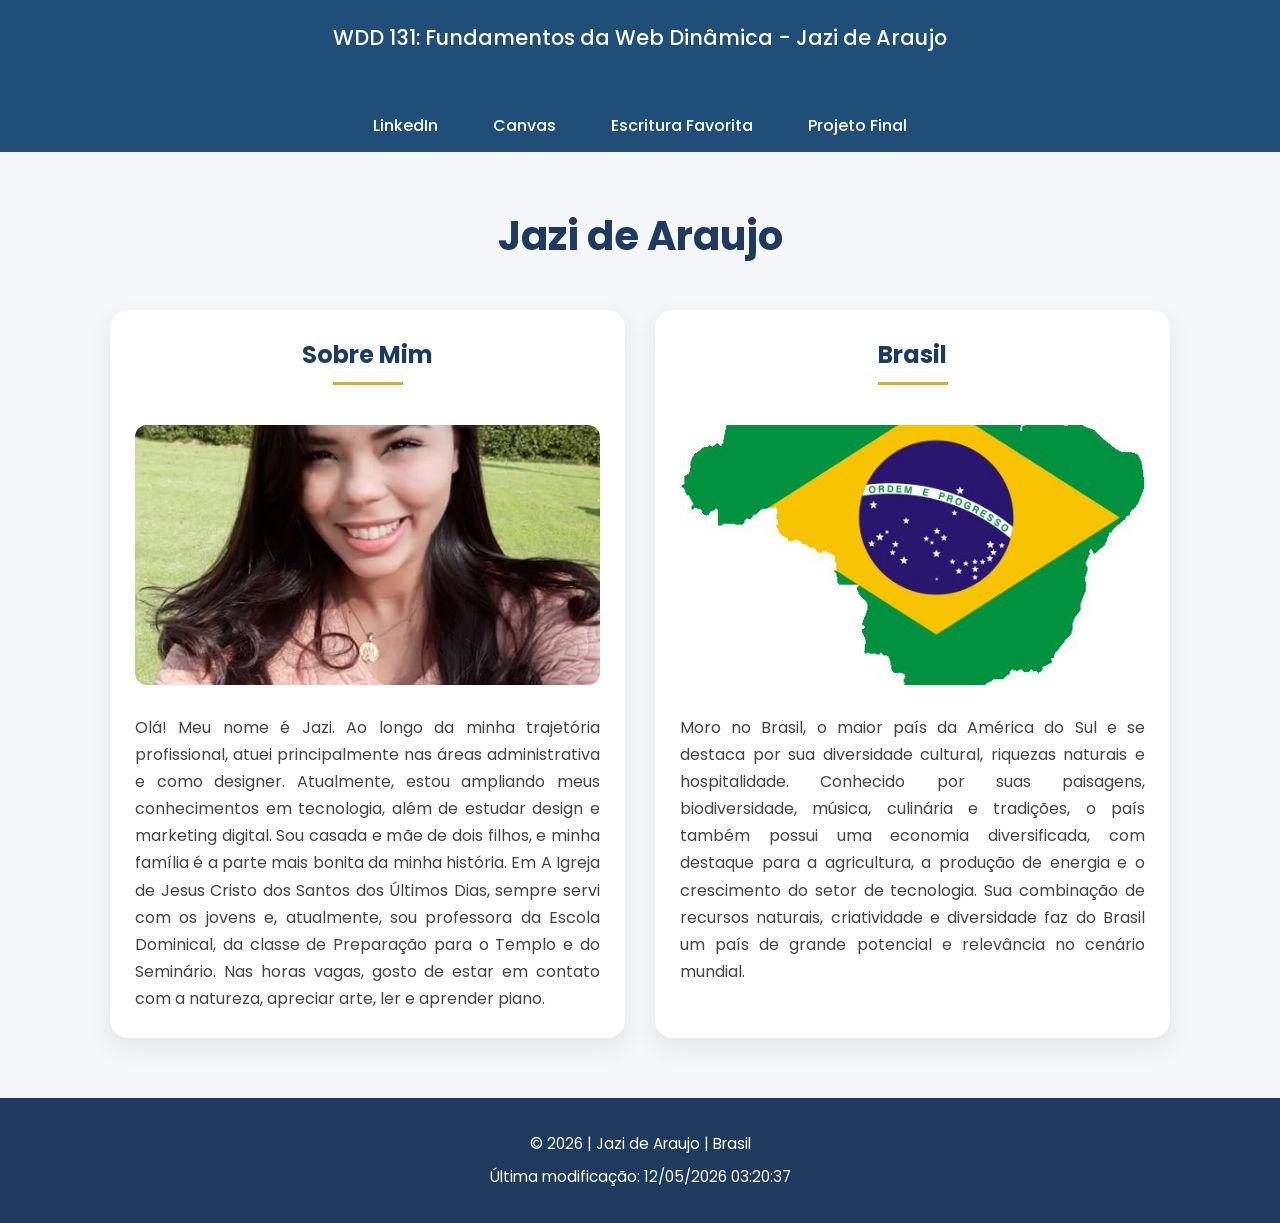
<file: index.html>
<!DOCTYPE html>
<html lang="pt-BR">

<head>
    <meta charset="UTF-8">
    <meta name="viewport" content="width=device-width, initial-scale=1.0">
    <title>WDD 131 – Fundamentos da Web Dinâmica - Jazi de Araujo</title>
    <meta name="description"
        content="WDD 131 – Fundamentos da Web Dinâmica. Página inicial do curso criada por Jazi de Araujo utilizando HTML, CSS e JavaScript.">

    <meta name="author" content="Jazi de Araujo">
    <link rel="stylesheet" href="estilos/base.css">
    <link rel="preconnect" href="https://fonts.googleapis.com">
    <link rel="preconnect" href="https://fonts.gstatic.com" crossorigin>
    <link href="https://fonts.googleapis.com/css2?family=Poppins:wght@300;500;700&display=swap" rel="stylesheet">
    <script src="scripts/obterdatas.js" defer></script>
</head>

<body>
    <header>
        <h1> WDD 131: Fundamentos da Web Dinâmica - Jazi de Araujo </h1>
        <span id="wdd_131_fundamentos_da_web_dinamica"></span>

        <nav>
            <a href="https://www.linkedin.com/in/jazi-araujo-2917b4220/" target="_blank">LinkedIn</a>
            <a href="https://byupw.instructure.com/" target="_blank">Canvas</a>
            <a href="https://www.churchofjesuschrist.org/study/scriptures/bofm/ether/12?lang=por&id=p4#p4"
                target="_blank">
                Escritura Favorita
            </a>
            <a href="#" target="_blank">Projeto Final</a>
        </nav>
    </header>

    <main>
        <h1>Jazi de Araujo</h1>
        <section class="card">
            <h2>Sobre Mim</h2>
            <img src="imagens/perfil.jpg" alt="Foto de perfil">

            <p>
                Olá! Meu nome é Jazi. Ao longo da minha trajetória profissional, atuei principalmente nas
                áreas administrativa e como designer. Atualmente,
                estou ampliando meus conhecimentos em tecnologia, além de estudar 
                design e marketing digital. Sou casada e mãe de dois filhos, 
                e minha família é a parte mais bonita da minha história.
                Em A Igreja de Jesus Cristo dos Santos dos Últimos Dias,
                sempre servi com os jovens e, atualmente, sou professora
                da Escola Dominical, da classe de Preparação para o Templo
                e do Seminário. Nas horas vagas, gosto de estar em contato com
                a natureza, apreciar arte, ler e aprender piano.
            </p>

        </section>
        <section class="card">
            <h2>Brasil</h2>
            <img src="imagens/brasil.jpg" alt="Bandeira do Brasil">
            <p>
                Moro no Brasil, o maior país da América do Sul e se destaca por sua
                diversidade cultural, riquezas naturais e hospitalidade. Conhecido por
                suas paisagens, biodiversidade, música, culinária e tradições,
                o país também possui uma economia diversificada, com destaque para
                a agricultura, a produção de energia e o crescimento do setor
                de tecnologia. Sua combinação de recursos naturais, criatividade
                e diversidade faz do Brasil um país de grande potencial e
                relevância no cenário mundial.
            </p>
        </section>
    </main>

    <footer>
        <p>
            &copy;
            <span id="anoatual"></span>
            | Jazi de Araujo | Brasil
        </p>

        <p id="ultimaModificacao"></p>
    </footer>
</body>
</html>
</file>
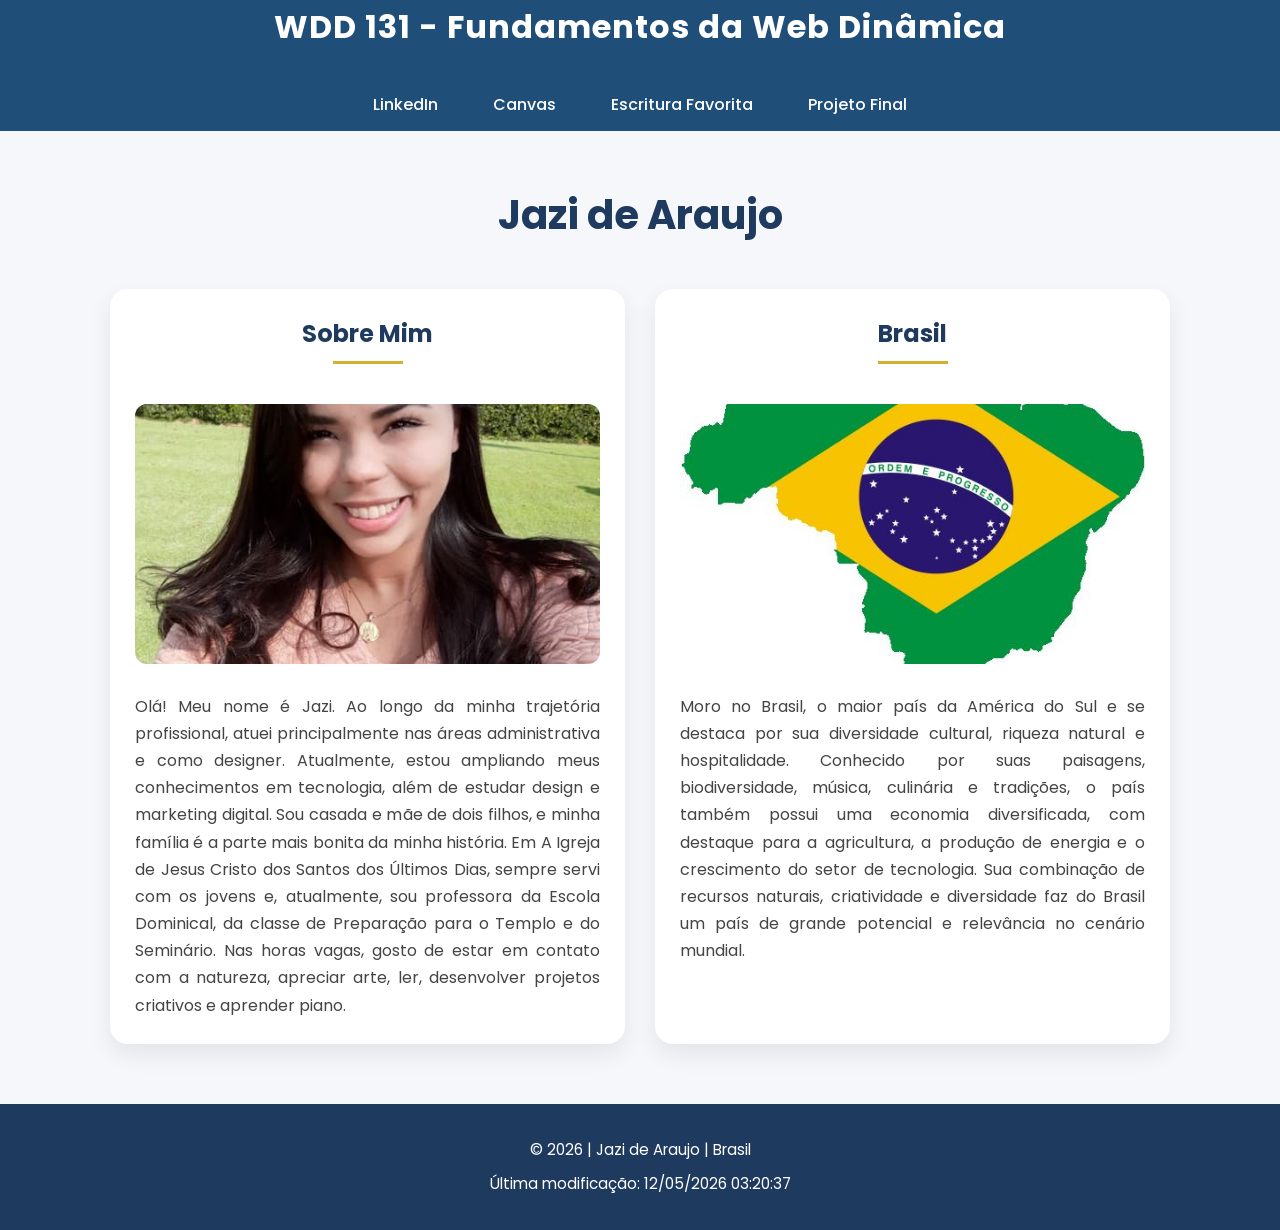
<file: wdd131/index.html>
<!DOCTYPE html>
<html lang="pt-BR">

<head>
    <meta charset="UTF-8">
    <meta name="viewport" content="width=device-width, initial-scale=1.0">
    <title>WDD 131 – Fundamentos da Web Dinâmica - Jazi de Araujo</title>
    <meta name="description"
        content="WDD 131 – Fundamentos da Web Dinâmica. Página inicial do curso criada por Jazi de Araujo utilizando HTML, CSS e JavaScript.">

    <meta name="author" content="Jazi de Araujo">
    <link rel="stylesheet" href="S01/estilos/base.css">
    <link rel="preconnect" href="https://fonts.googleapis.com">
    <link rel="preconnect" href="https://fonts.gstatic.com" crossorigin>
    <link href="https://fonts.googleapis.com/css2?family=Poppins:wght@300;500;700&display=swap" rel="stylesheet">
    <script src="S01/scripts/obterdatas.js" defer></script>
</head>

<body>
    <header>
        <span>WDD 131 - Fundamentos da Web Dinâmica</span>

        <nav>
            <a href="https://www.linkedin.com/in/jazi-araujo-2917b4220/" target="_blank">LinkedIn</a>
            <a href="https://byupw.instructure.com/" target="_blank">Canvas</a>
            <a href="https://www.churchofjesuschrist.org/study/scriptures/bofm/ether/12?lang=por&id=p4#p4"
                target="_blank">
                Escritura Favorita
            </a>
            <a href="">Projeto Final</a>
        </nav>
    </header>

    <main>
        <h1>Jazi de Araujo</h1>
        <section class="card">
            <h2>Sobre Mim</h2>
            <img src="S01/imagens/perfil.jpg" alt="Foto de perfil">

            <p>
                Olá! Meu nome é Jazi. Ao longo da minha trajetória profissional, atuei principalmente nas
                áreas administrativa e como designer. Atualmente,
                estou ampliando meus conhecimentos em tecnologia, além de estudar 
                design e marketing digital. Sou casada e mãe de dois filhos, 
                e minha família é a parte mais bonita da minha história.
                Em A Igreja de Jesus Cristo dos Santos dos Últimos Dias,
                sempre servi com os jovens e, atualmente, sou professora
                da Escola Dominical, da classe de Preparação para o Templo
                e do Seminário. Nas horas vagas, gosto de estar em contato com
                a natureza, apreciar arte, ler, desenvolver projetos criativos e aprender piano.
            </p>

        </section>
        <section class="card">
            <h2>Brasil</h2>
            <img src="S01/imagens/brasil.jpg" alt="Bandeira do Brasil">
            <p>
                Moro no Brasil, o maior país da América do Sul e se destaca por sua
                diversidade cultural, riqueza natural e hospitalidade. Conhecido por
                suas paisagens, biodiversidade, música, culinária e tradições,
                o país também possui uma economia diversificada, com destaque para
                a agricultura, a produção de energia e o crescimento do setor
                de tecnologia. Sua combinação de recursos naturais, criatividade
                e diversidade faz do Brasil um país de grande potencial e
                relevância no cenário mundial.
            </p>
        </section>
    </main>

    <footer>
        <p>
            &copy;
            <span id="anoatual"></span>
            | Jazi de Araujo | Brasil
        </p>

        <p id="ultimaModificacao"></p>
    </footer>
</body>
</html>
</file>
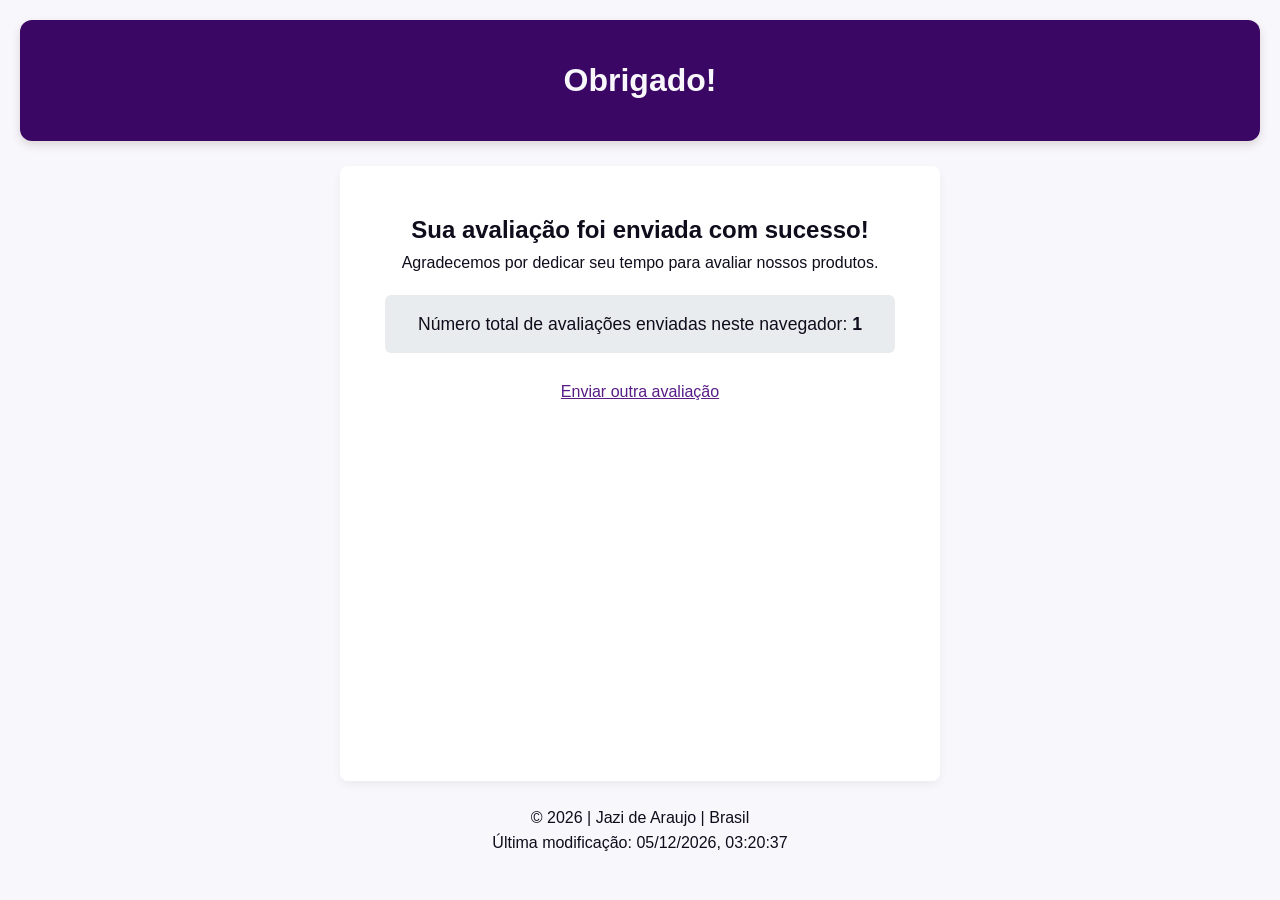
<file: avaliacao.html>
<!DOCTYPE html>
<html lang="pt-BR">
<head>
    <meta charset="UTF-8">
    <meta name="viewport" content="width=device-width, initial-scale=1.0">
    <title>Avaliação Registrada</title>
    <link rel="stylesheet" href="estilos/formulario.css">
    <script src="scripts/contador.js" defer></script>
</head>
<body>
    <header>
        <h1>Obrigado!</h1>
    </header>

    <main>
        <section class="mensagem-confirmacao">
            <h2>Sua avaliação foi enviada com sucesso!</h2>
            <p>Agradecemos por dedicar seu tempo para avaliar nossos produtos.</p>
            
            <div class="contador-box">
                <p>Número total de avaliações enviadas neste navegador: <strong id="contadorAvaliacoes">0</strong></p>
            </div>
            
            <br>
            <a href="formulario.html" style="color: var(--primary-color);">Enviar outra avaliação</a>
        </section>
    </main>

    <footer>
    <p>
        &copy;
        <span id="currentyear"></span>
        | Jazi de Araujo | Brasil
    </p>
    <p id="lastModified"></p>
</footer>
</body>
</html>
</file>
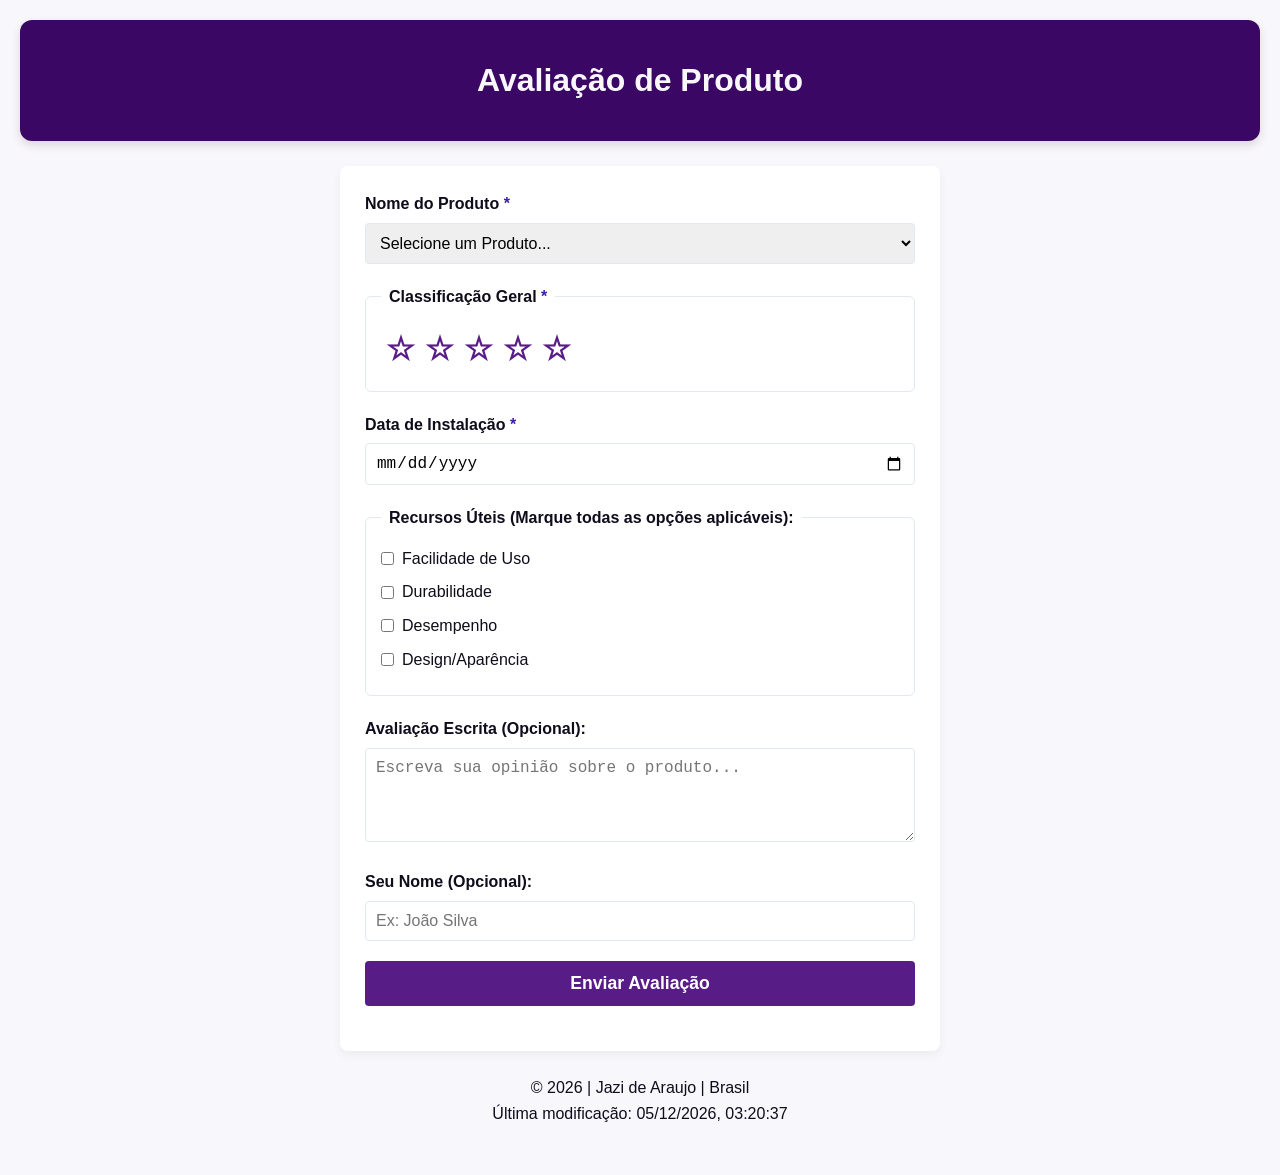
<file: formulario.html>
<!DOCTYPE html>
<html lang="pt-BR">
<head>
    <meta charset="UTF-8">
    <meta name="viewport" content="width=device-width, initial-scale=1.0">
    <title>Avaliação de Produto</title>
    <meta name="description" content="página de formulário de avaliação de produto, contendo uma confirmação de envio com um contador">
    <meta name="author" content="Jazilene Barbosa Silva de Araujo">
    <link rel="stylesheet" href="estilos/formulario.css">
    <script src="scripts/formulario.js" defer></script>
</head>

<body>
    <header>
        <h1>Avaliação de Produto</h1>
    </header>

    <main>
        <form action="avaliacao.html" method="get" class="form-avaliacao">

            <div class="campo-form">
                <label for="produto">Nome do Produto <span class="obrigatorio">*</span></label>
                <select id="produto" name="produto" required>
                    <option value="" disabled selected>Selecione um Produto...</option>
                </select>
            </div>

            <fieldset class="campo-form grupo-estrelas">
                <legend>Classificação Geral <span class="obrigatorio">*</span></legend>
                <div class="estrelas-container">
                    <input type="radio" id="estrela5" name="classificacao" value="5" required>
                    <label for="estrela5" title="5 estrelas">☆</label>

                    <input type="radio" id="estrela4" name="classificacao" value="4">
                    <label for="estrela4" title="4 estrelas">☆</label>

                    <input type="radio" id="estrela3" name="classificacao" value="3">
                    <label for="estrela3" title="3 estrelas">☆</label>

                    <input type="radio" id="estrela2" name="classificacao" value="2">
                    <label for="estrela2" title="2 estrelas">☆</label>

                    <input type="radio" id="estrela1" name="classificacao" value="1">
                    <label for="estrela1" title="1 estrela">☆</label>
                </div>
            </fieldset>

            <div class="campo-form">
                <label for="dataInstalacao">Data de Instalação <span class="obrigatorio">*</span></label>
                <input type="date" id="dataInstalacao" name="dataInstalacao" required>
            </div>

            <fieldset class="campo-form">
                <legend>Recursos Úteis (Marque todas as opções aplicáveis):</legend>
                <div class="checkbox-grupo">
                    <label><input type="checkbox" id="facilUso" name="recursos" value="facilUso"> Facilidade de Uso</label>
                    <label><input type="checkbox" id="durabilidade" name="recursos" value="durabilidade"> Durabilidade</label>
                    <label><input type="checkbox" id="desempenho" name="recursos" value="desempenho"> Desempenho</label>
                    <label><input type="checkbox" id="design" name="recursos" value="design"> Design/Aparência</label>
                </div>
            </fieldset>

            <div class="campo-form">
                <label for="avaliacaoEscrita">Avaliação Escrita (Opcional):</label>
                <textarea id="avaliacaoEscrita" name="avaliacaoEscrita" rows="4" placeholder="Escreva sua opinião sobre o produto..."></textarea>
            </div>

            <div class="campo-form">
                <label for="nomeUsuario">Seu Nome (Opcional):</label>
                <input type="text" id="nomeUsuario" name="nomeUsuario" placeholder="Ex: João Silva">
            </div>

            <div class="campo-form">
                <input type="submit" value="Enviar Avaliação" class="btn-submit">
            </div>
        </form>
    </main>

    <footer>
    <p>
        &copy;
        <span id="currentyear"></span>
        | Jazi de Araujo | Brasil
    </p>
    <p id="lastModified"></p>
</footer>
</body>
</html>
</file>
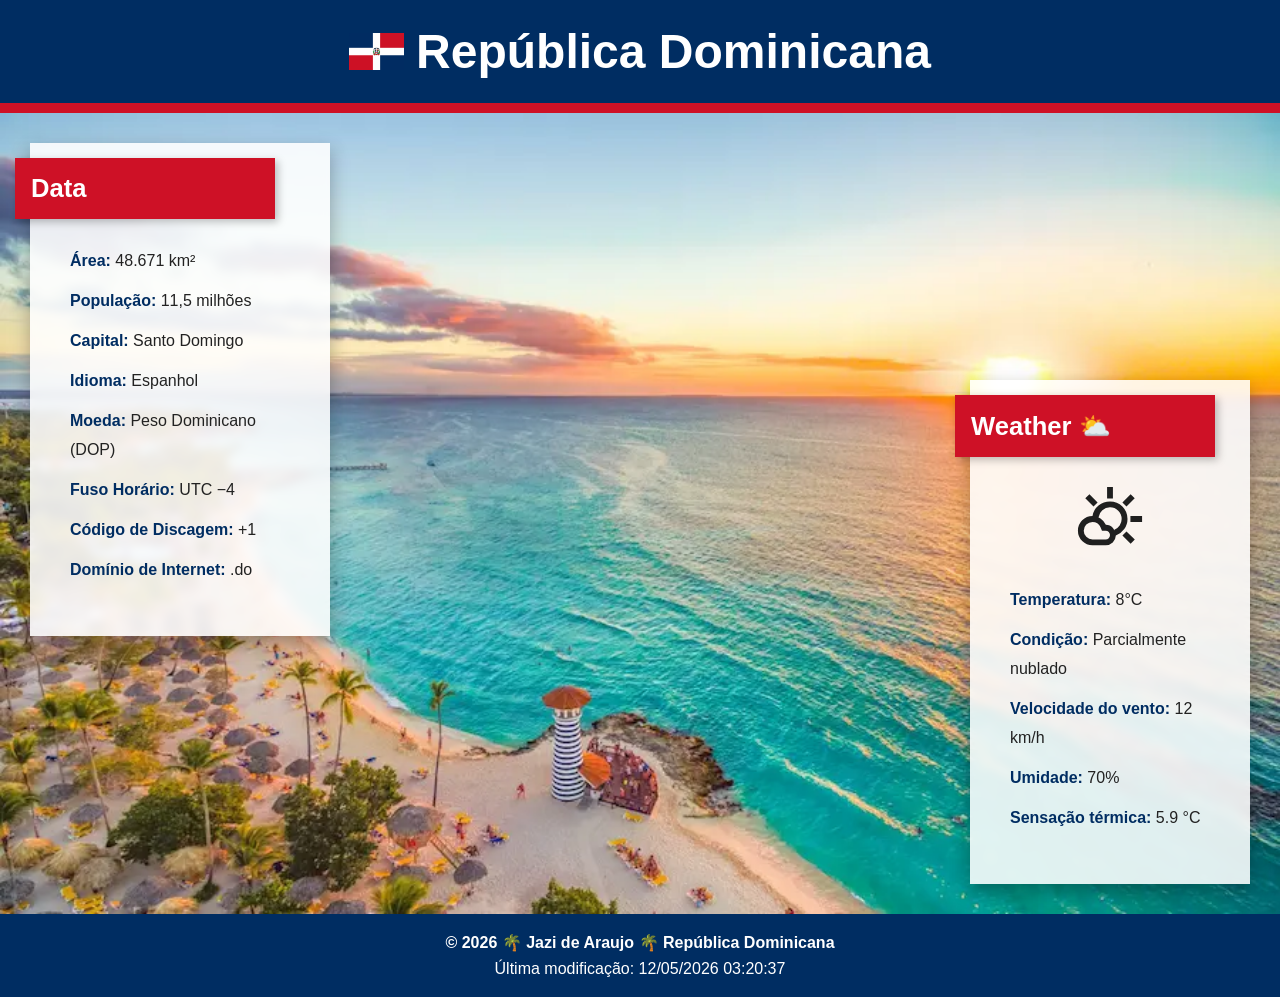
<file: local.html>
<!DOCTYPE html>
<html lang="pt-BR">
<head>
    <meta charset="UTF-8">
    <meta name="viewport" content="width=device-width, initial-scale=1.0">

    <title>República Dominicana</title>

    <meta name="description" content="Página sobre a República Dominicana contendo informações sobre o clima e outras informações relevantes">
    <meta name="author" content="Jazilene Barbosa Silva de Araujo">
    <link rel="stylesheet" href="estilos/local.css">
    <link rel="stylesheet" href="estilos/local-large.css">
    <script src="scripts/local.js" defer></script>
    <link rel="preconnect" href="https://fonts.googleapis.com">
    <link rel="preconnect" href="https://fonts.gstatic.com" crossorigin>
    <link href="https://fonts.googleapis.com/css2?family=Merriweather:wght@700&family=Open+Sans:wght@400;600&display=swap" rel="stylesheet">
</head>

<body>
<header>
    <h1>
        <img src="imagens/bandeira.webp"
             alt="Bandeira da República Dominicana"
             class="flag">
        República Dominicana
    </h1>
</header>
<div class="flag-line"></div>
<main>
    <section class="hero">
        <picture>
            <source
                media="(min-width:768px)"
                srcset="imagens/rd-large.webp">

            <img
                src="imagens/rd-small.webp"
                alt="Praia de Punta Cana, República Dominicana"
                width="1200"
                height="700">

        </picture>
        <section class="card info">
            <h2>Data</h2>
            <ul>
                <li><strong>Área:</strong> 48.671 km²</li>
                <li><strong>População:</strong> 11,5 milhões</li>
                <li><strong>Capital:</strong> Santo Domingo</li>
                <li><strong>Idioma:</strong> Espanhol</li>
                <li><strong>Moeda:</strong> Peso Dominicano (DOP)</li>
                <li><strong>Fuso Horário:</strong> UTC −4</li>
                <li><strong>Código de Discagem:</strong> +1</li>
                <li><strong>Domínio de Internet:</strong> .do</li>
            </ul>

        </section>
        <section class="card weather">
            <h2>Weather</h2>
            <img
                class="weather-icon"
                src="imagens/weather.svg"
                alt="Weather Icon"
                width="70"
                height="70">

            <ul>
            <li><strong>Temperatura:</strong> 8°C</li>
            <li><strong>Condição:</strong> Parcialmente nublado</li>
            <li><strong>Velocidade do vento:</strong> 12 km/h</li>
            <li><strong>Umidade:</strong> 70%</li>
            <li><strong>Sensação térmica:</strong>
                    <span id="windchill"></span>
                </li>
            </ul>
        </section>
    </section>
</main>
<footer>
    <p>
        &copy;
        <span id="currentyear"></span>
        🌴
        Jazi de Araujo
        🌴
        República Dominicana
    </p>
    <p id="lastModified"></p>
</footer>
</body>
</html>
</file>
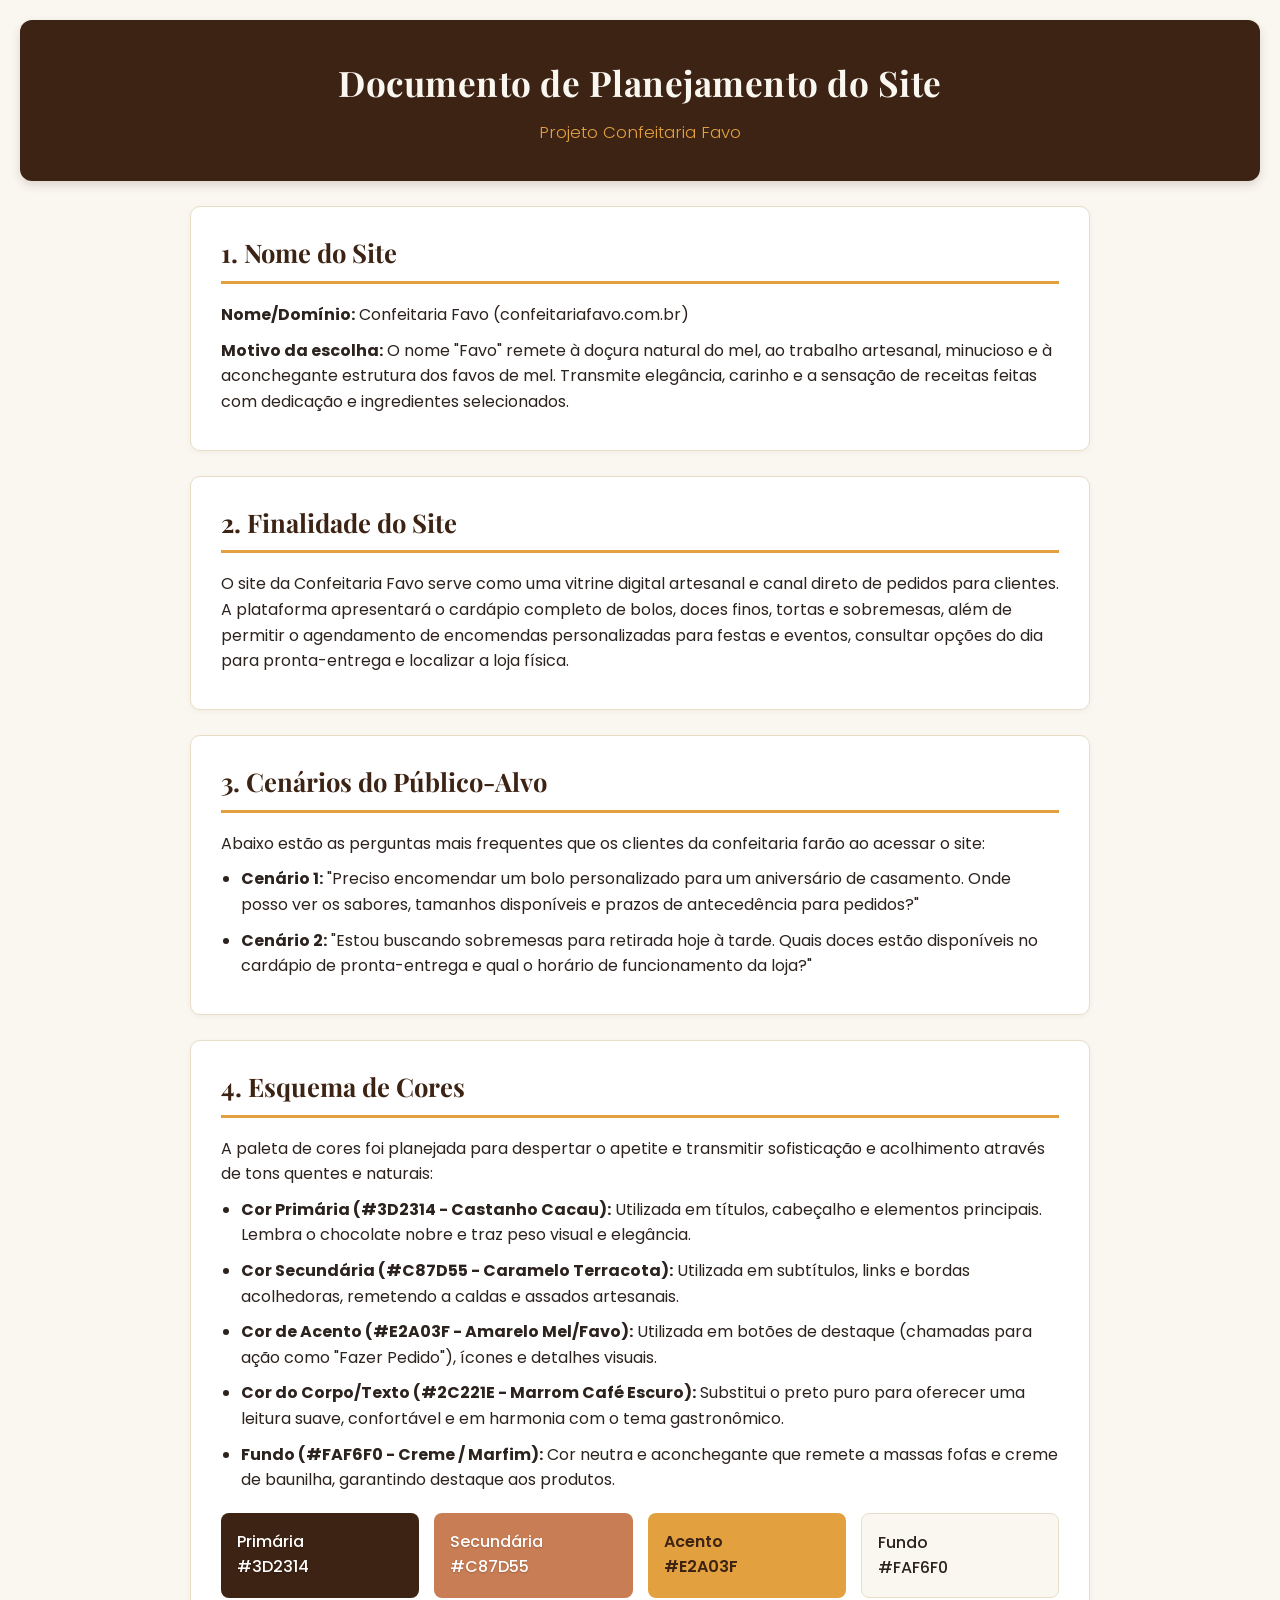
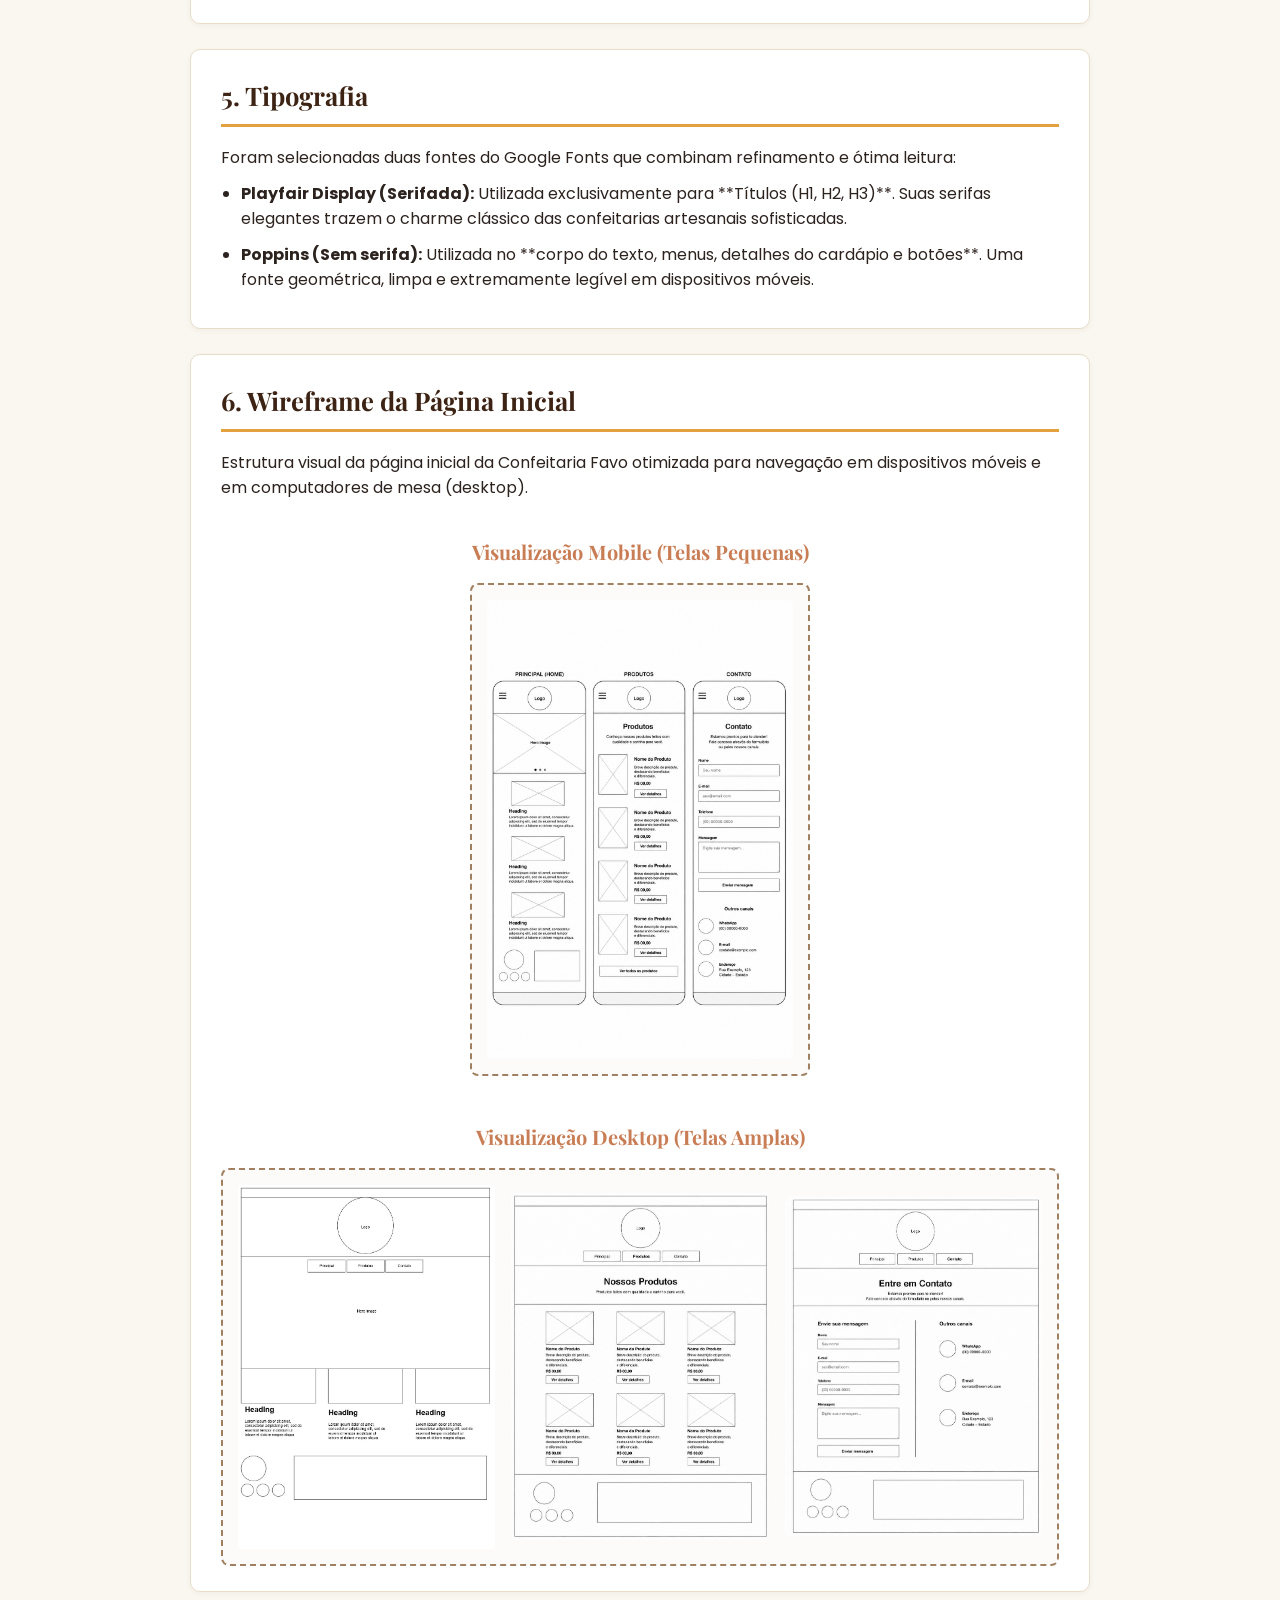
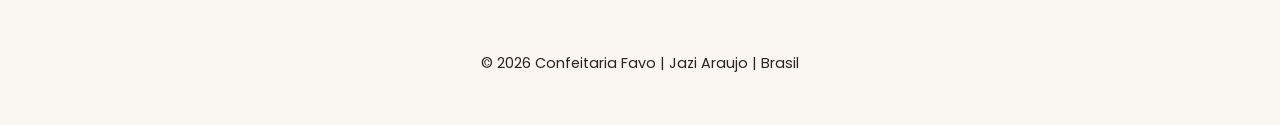
<file: planejamento-do-site.html>
<!DOCTYPE html>
<html lang="pt-BR">
<head>
  <meta charset="UTF-8">
  <meta name="viewport" content="width=device-width, initial-scale=1.0">
  <title>Planejamento do Site - Confeitaria Favo</title>
  <meta name="description" content="Confeitaria Favo, vitrine digital artesanal e canal direto de pedidos para clientes.">
  <meta name="author" content="Jazilene Barbosa Silva de Araujo">
  <link rel="stylesheet" href="estilos/planejamentodosite.css">

  <link rel="preconnect" href="https://fonts.googleapis.com">
  <link rel="preconnect" href="https://fonts.gstatic.com" crossorigin>
  <link href="https://fonts.googleapis.com/css2?family=Playfair+Display:ital,wght@0,600;0,700;1,400&family=Poppins:wght@300;400;500;600&display=swap" rel="stylesheet">

</head>
<body>
  <header>
    <h1>Documento de Planejamento do Site</h1>
    <p>Projeto Confeitaria Favo</p>
  </header>

  <main>
    <section>
      <h2>1. Nome do Site</h2>
      <p><strong>Nome/Domínio:</strong> Confeitaria Favo (confeitariafavo.com.br)</p>
      <p><strong>Motivo da escolha:</strong> O nome "Favo" remete à doçura natural do mel, ao trabalho artesanal, minucioso e à aconchegante estrutura dos favos de mel. Transmite elegância, carinho e a sensação de receitas feitas com dedicação e ingredientes selecionados.</p>
    </section>

    <section>
      <h2>2. Finalidade do Site</h2>
      <p>O site da Confeitaria Favo serve como uma vitrine digital artesanal e canal direto de pedidos para clientes. A plataforma apresentará o cardápio completo de bolos, doces finos, tortas e sobremesas, além de permitir o agendamento de encomendas personalizadas para festas e eventos, consultar opções do dia para pronta-entrega e localizar a loja física.</p>
    </section>

    <section>
      <h2>3. Cenários do Público-Alvo</h2>
      <p>Abaixo estão as perguntas mais frequentes que os clientes da confeitaria farão ao acessar o site:</p>
      <ul>
        <li><strong>Cenário 1:</strong> "Preciso encomendar um bolo personalizado para um aniversário de casamento. Onde posso ver os sabores, tamanhos disponíveis e prazos de antecedência para pedidos?"</li>
        <li><strong>Cenário 2:</strong> "Estou buscando sobremesas para retirada hoje à tarde. Quais doces estão disponíveis no cardápio de pronta-entrega e qual o horário de funcionamento da loja?"</li>
      </ul>
    </section>

    <section>
      <h2>4. Esquema de Cores</h2>
      <p>A paleta de cores foi planejada para despertar o apetite e transmitir sofisticação e acolhimento através de tons quentes e naturais:</p>
      
      <ul>
        <li><strong>Cor Primária (#3D2314 - Castanho Cacau):</strong> Utilizada em títulos, cabeçalho e elementos principais. Lembra o chocolate nobre e traz peso visual e elegância.</li>
        <li><strong>Cor Secundária (#C87D55 - Caramelo Terracota):</strong> Utilizada em subtítulos, links e bordas acolhedoras, remetendo a caldas e assados artesanais.</li>
        <li><strong>Cor de Acento (#E2A03F - Amarelo Mel/Favo):</strong> Utilizada em botões de destaque (chamadas para ação como "Fazer Pedido"), ícones e detalhes visuais.</li>
        <li><strong>Cor do Corpo/Texto (#2C221E - Marrom Café Escuro):</strong> Substitui o preto puro para oferecer uma leitura suave, confortável e em harmonia com o tema gastronômico.</li>
        <li><strong>Fundo (#FAF6F0 - Creme / Marfim):</strong> Cor neutra e aconchegante que remete a massas fofas e creme de baunilha, garantindo destaque aos produtos.</li>
      </ul>

      <div class="color-swatch-container">
        <div class="color-swatch swatch-primary">Primária<br>#3D2314</div>
        <div class="color-swatch swatch-secondary">Secundária<br>#C87D55</div>
        <div class="color-swatch swatch-accent">Acento<br>#E2A03F</div>
        <div class="color-swatch swatch-bg">Fundo<br>#FAF6F0</div>
      </div>
    </section>

    <section>
      <h2>5. Tipografia</h2>
      <p>Foram selecionadas duas fontes do Google Fonts que combinam refinamento e ótima leitura:</p>
      <ul>
        <li><strong>Playfair Display (Serifada):</strong> Utilizada exclusivamente para **Títulos (H1, H2, H3)**. Suas serifas elegantes trazem o charme clássico das confeitarias artesanais sofisticadas.</li>
        <li><strong>Poppins (Sem serifa):</strong> Utilizada no **corpo do texto, menus, detalhes do cardápio e botões**. Uma fonte geométrica, limpa e extremamente legível em dispositivos móveis.</li>
      </ul>
    </section>

<section class="wireframe-section">
  <h2>6. Wireframe da Página Inicial</h2>
  <p>
    Estrutura visual da página inicial da Confeitaria Favo otimizada para navegação 
    em dispositivos móveis e em computadores de mesa (desktop).
  </p>

  <div class="wireframe-container">

    <div class="wireframe-wrapper">
      <h3>Visualização Mobile (Telas Pequenas)</h3>
      <div class="wireframe-box wireframe-box-mobile">
        <img 
          src="imagens/mobile.png" 
          alt="Wireframe da visualização mobile da Confeitaria Favo" 
          class="wireframe-img"
        />
      </div>
    </div>

    <div class="wireframe-wrapper">
      <h3>Visualização Desktop (Telas Amplas)</h3>
        <div class="wireframe-box wireframe-box-desktop">
        <img src="imagens/desktop-principal.jpg" alt="principal">
        <img src="imagens/desktop-produto.png" alt="produto">
        <img src="imagens/desktop-contato.png" alt="contato">
      </div>
    </div>
</section>

  </main>

  <footer class="site-footer">
    <p>&copy; 2026 Confeitaria Favo | Jazi Araujo | Brasil</p>
  </footer>

</body>
</html>
</file>
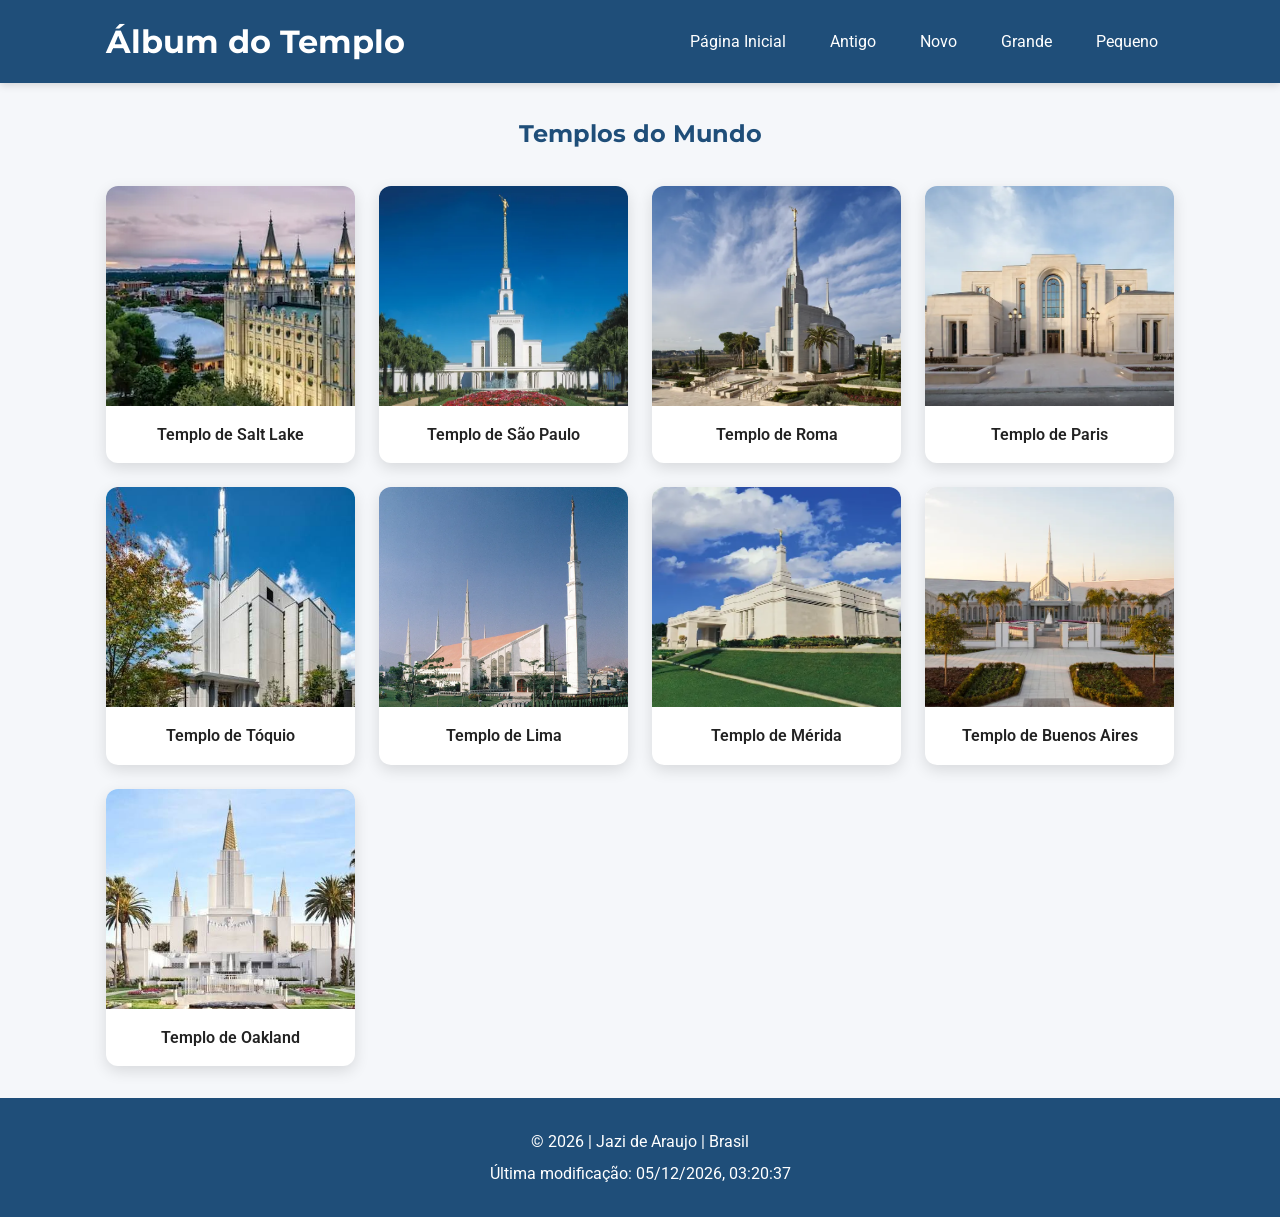
<file: templos.html>
<!DOCTYPE html>
<html lang="pt-BR">
<head>
    <meta charset="UTF-8">
    <meta name="viewport" content="width=device-width, initial-scale=1.0">
    <title>WDD 131 - Álbum do Templo</title>
    <meta name="description" content="Álbum de imagens, contendo templos ao redor do mundo">
    <meta name="author" content="Jazilene Barbosa Silva de Araujo">
    <link rel="stylesheet" href="S02/estilos/templos.css">
    <link rel="stylesheet" href="S02/estilos/templos-grande.css">
    <script src="S02/scripts/templos.js" defer></script>
    
    <link rel="preconnect" href="https://fonts.googleapis.com">
    <link rel="preconnect" href="https://fonts.gstatic.com" crossorigin>
    <link href="https://fonts.googleapis.com/css2?family=Montserrat:wght@400;600;700&family=Roboto:wght@300;400;500&display=swap" rel="stylesheet">

</head>

<body>
<header>
    <div class="header-container">
        <h1>Álbum do Templo</h1>
        <button id="menu" aria-label="Abrir Menu"></button>
        <nav class="navigation">
            <a href="#">Página Inicial</a>
            <a href="#">Antigo</a>
            <a href="#">Novo</a>
            <a href="#">Grande</a>
            <a href="#">Pequeno</a>
        </nav>
    </div>
</header>
<main>
    <h2>Templos do Mundo</h2>
    <section class="gallery">
        <figure>
            <img src="S02/imagens/templo1.webp"
                 alt="Templo de Salt Lake"
                 loading="lazy">
            <figcaption>Templo de Salt Lake</figcaption>
        </figure>

        <figure>
            <img src="S02/imagens/templo2.webp"
                 alt="Templo de São Paulo"
                 loading="lazy">
            <figcaption>Templo de São Paulo</figcaption>
        </figure>

        <figure>
            <img src="S02/imagens/templo3.webp"
                 alt="Templo de Roma"
                 loading="lazy">
            <figcaption>Templo de Roma</figcaption>
        </figure>

        <figure>
            <img src="S02/imagens/templo4.webp"
                 alt="Templo de Paris"
                 loading="lazy">
            <figcaption>Templo de Paris</figcaption>
        </figure>

        <figure>
            <img src="S02/imagens/templo5toqui.webp"
                 alt="Templo de Tóquio"
                 loading="lazy">
            <figcaption>Templo de Tóquio</figcaption>
        </figure>

        <figure>
            <img src="S02/imagens/templo6lima.webp"
                 alt="Templo de Lima"
                 loading="lazy">
            <figcaption>Templo de Lima</figcaption>
        </figure>

        <figure>
            <img src="S02/imagens/templo7merida.webp"
                 alt="Templo de Mérida"
                 loading="lazy">
            <figcaption>Templo de Mérida</figcaption>
        </figure>

        <figure>
            <img src="S02/imagens/templo8argentina.webp"
                 alt="Templo de Buenos Aires"
                 loading="lazy">
            <figcaption>Templo de Buenos Aires</figcaption>
        </figure>

        <figure>
            <img src="S02/imagens/templo9oakland.webp"
                 alt="Templo de Oakland"
                 loading="lazy">
            <figcaption>Templo de Oakland</figcaption>
        </figure>
    </section>
</main>

<footer>
    <p>
        &copy;
        <span id="currentyear"></span>
        | Jazi de Araujo | Brasil
    </p>
    <p id="lastModified"></p>
</footer>
</body>
</html>
</file>
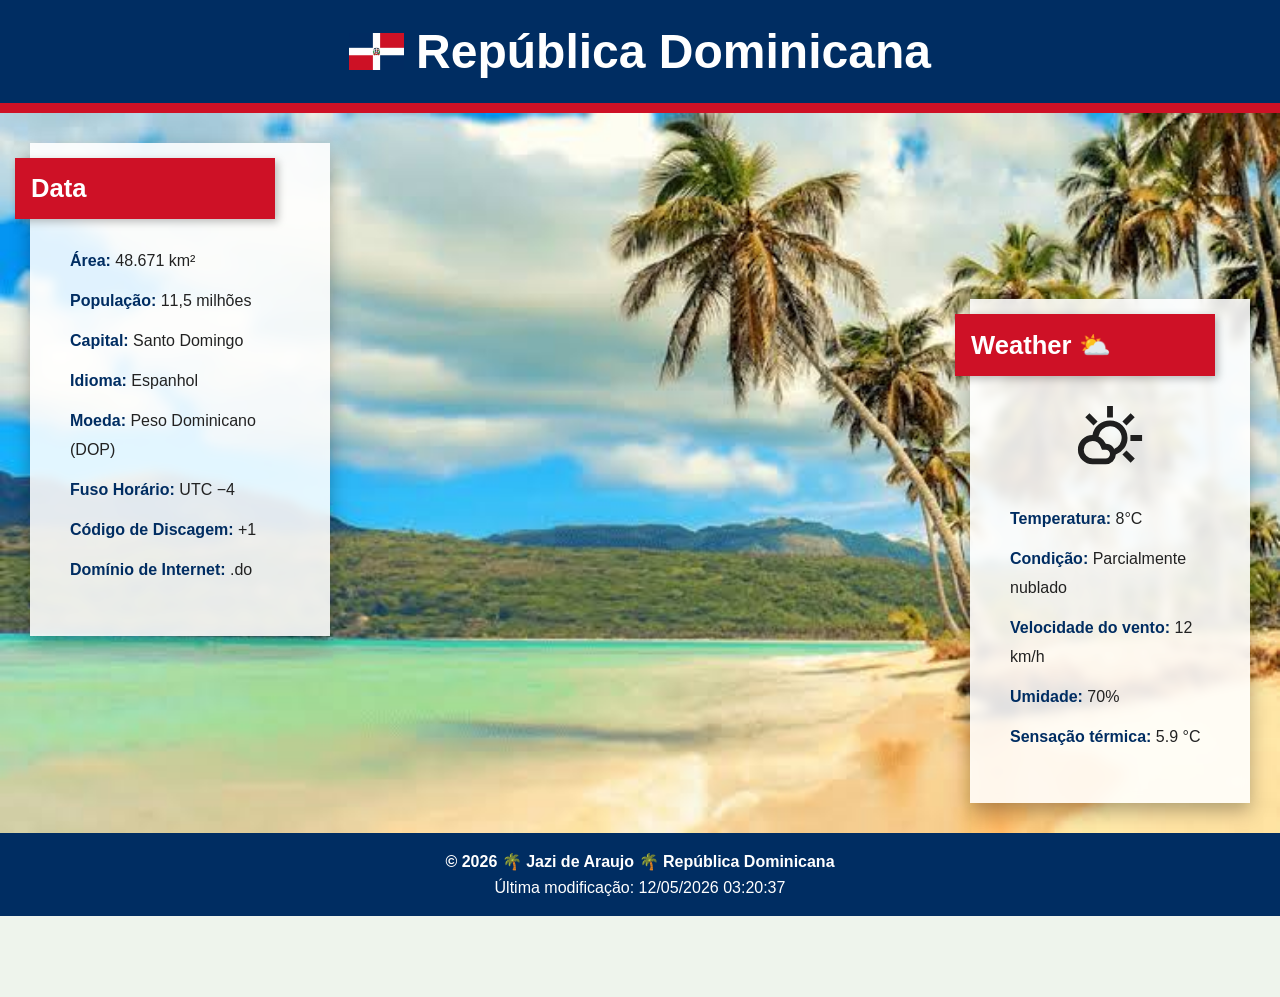
<file: wdd131/local.html>
<!DOCTYPE html>
<html lang="pt-BR">
<head>
    <meta charset="UTF-8">
    <meta name="viewport" content="width=device-width, initial-scale=1.0">

    <title>República Dominicana</title>

    <meta name="description" content="Página sobre a República Dominicana contendo informações sobre o clima e outras informações relevantes">
    <meta name="author" content="Jazi de Araujo">
    <link rel="stylesheet" href="S03/estilos/local.css">
    <link rel="stylesheet" href="S03/estilos/local-large.css">
    <script src="S03/scripts/local.js" defer></script>
    <link rel="preconnect" href="https://fonts.googleapis.com">
    <link rel="preconnect" href="https://fonts.gstatic.com" crossorigin>
    <link href="https://fonts.googleapis.com/css2?family=Merriweather:wght@700&family=Open+Sans:wght@400;600&display=swap" rel="stylesheet">
</head>

<body>
<header>
    <h1>
        <img src="S03/imagens/bandeira.webp"
             alt="Bandeira da República Dominicana"
             class="flag">
        República Dominicana
    </h1>
</header>
<div class="flag-line"></div>
<main>
    <section class="hero">
        <picture>
            <source
                media="(min-width:768px)"
                srcset="S03/imagens/republica-dominicana-large.webp">

            <img
                src="S03/imagens/republica-dominicana-small.webp"
                alt="Praia de Punta Cana, República Dominicana"
                width="1200"
                height="700">

        </picture>
        <section class="card info">
            <h2>Data</h2>
            <ul>
                <li><strong>Área:</strong> 48.671 km²</li>
                <li><strong>População:</strong> 11,5 milhões</li>
                <li><strong>Capital:</strong> Santo Domingo</li>
                <li><strong>Idioma:</strong> Espanhol</li>
                <li><strong>Moeda:</strong> Peso Dominicano (DOP)</li>
                <li><strong>Fuso Horário:</strong> UTC −4</li>
                <li><strong>Código de Discagem:</strong> +1</li>
                <li><strong>Domínio de Internet:</strong> .do</li>
            </ul>

        </section>
        <section class="card weather">
            <h2>Weather</h2>
            <img
                class="weather-icon"
                src="S03/imagens/weather.svg"
                alt="Weather Icon"
                width="70"
                height="70">

            <ul>
            <li><strong>Temperatura:</strong> 8°C</li>
            <li><strong>Condição:</strong> Parcialmente nublado</li>
            <li><strong>Velocidade do vento:</strong> 12 km/h</li>
            <li><strong>Umidade:</strong> 70%</li>
            <li><strong>Sensação térmica:</strong>
                    <span id="windchill"></span>
                </li>
            </ul>
        </section>
    </section>
</main>
<footer>
    <p>
        &copy;
        <span id="currentyear"></span>
        🌴
        Jazi de Araujo
        🌴
        República Dominicana
    </p>
    <p id="lastModified"></p>
</footer>
</body>
</html>
</file>
<file: estilos/base.css>
*{
    margin:0;
    padding:0;
    box-sizing:border-box;
}

:root{
    --primary:#1F3A5F;
    --secondary:#355C7D;
    --accent:#D4AF37;
    --background:#F5F7FA;
    --card:#FFFFFF;
    --text:#444444;
    --shadow:0 10px 25px rgba(0,0,0,.08);
}

body{
    font-family:'Poppins',sans-serif;
    background:var(--background);
    color:var(--text);
    line-height:1.7;
}

header{
    background:#1f4e79;
    color:white;
    text-align:center;
}

header h1{
    margin:0;
    padding:20px;
    font-size:1.3rem;
    font-weight:500;
}

header span{
    display:block;
    font-size:2rem;
    font-weight:700;
    letter-spacing:1px;
    margin-bottom:25px;
}

nav{
    display:flex;
    justify-content:center;
    flex-wrap:wrap;
    gap:15px;
}

nav a{
    color:white;
    text-decoration:none;
    padding:12px 20px;
    border-radius:30px;
    transition:.3s;
    font-weight:500;
}

nav a:hover{
    background:white;
    color:var(--primary);
    transform:translateY(-3px);
}

main{
    max-width:1100px;
    margin:50px auto;
    padding:0 20px;

    display:grid;
    grid-template-columns:repeat(2,1fr);
    gap:30px;
}

main h1{
    grid-column:1 / -1;
    text-align:center;
    color:var(--primary);
    font-size:2.5rem;
    margin-bottom:10px;
}

.card{
    background:var(--card);
    border-radius:18px;
    padding:25px;
    box-shadow:var(--shadow);
    transition:.35s;
}

.card:hover{
    transform:translateY(-8px);
    box-shadow:0 18px 40px rgba(0,0,0,.12);
}

.card h2{
    color:var(--primary);
    text-align:center;
    margin-bottom:20px;
    position:relative;
    padding-bottom:10px;
}

.card h2::after{
    content:"";
    width:70px;
    height:3px;
    background:var(--accent);
    position:absolute;
    left:50%;
    bottom:0;
    transform:translateX(-50%);
}

.card img{
    width:100%;
    height:260px;
    object-fit:cover;
    border-radius:12px;
    margin:20px 0;
    transition:.4s;
}

.card img:hover{
    transform:scale(1.02);
}

.card p{
    text-align:justify;
    color:var(--text);
}

footer{
    background:var(--primary);
    color:white;
    text-align:center;
    margin-top:60px;
    padding:25px;
}

footer p{
    margin:8px 0;
    font-size:.95rem;
}

@media (max-width:900px){
    main{
        grid-template-columns:1fr;
    }

    main h1{
        grid-column:1;
    }

    header span{
        font-size:1.7rem;
    }
}

@media (max-width:600px){
    nav{
        flex-direction:column;
        align-items:center;
    }

    nav a{
        width:220px;
        text-align:center;
    }

    .card img{
        height:220px;
    }

    main h1{
        font-size:2rem;
    }
}
</file>
<file: wdd131/S01/estilos/base.css>
*{
    margin:0;
    padding:0;
    box-sizing:border-box;
}

:root{
    --primary:#1F3A5F;
    --secondary:#355C7D;
    --accent:#D4AF37;
    --background:#F5F7FA;
    --card:#FFFFFF;
    --text:#444444;
    --shadow:0 10px 25px rgba(0,0,0,.08);
}

body{
    font-family:'Poppins',sans-serif;
    background:var(--background);
    color:var(--text);
    line-height:1.7;
}

header{
    background:#1f4e79;
    color:white;
    text-align:center;
}

header h1{
    margin:0;
    padding:20px;
    font-size:1.3rem;
    font-weight:500;
}

header span{
    display:block;
    font-size:2rem;
    font-weight:700;
    letter-spacing:1px;
    margin-bottom:25px;
}

nav{
    display:flex;
    justify-content:center;
    flex-wrap:wrap;
    gap:15px;
}

nav a{
    color:white;
    text-decoration:none;
    padding:12px 20px;
    border-radius:30px;
    transition:.3s;
    font-weight:500;
}

nav a:hover{
    background:white;
    color:var(--primary);
    transform:translateY(-3px);
}

main{
    max-width:1100px;
    margin:50px auto;
    padding:0 20px;

    display:grid;
    grid-template-columns:repeat(2,1fr);
    gap:30px;
}

main h1{
    grid-column:1 / -1;
    text-align:center;
    color:var(--primary);
    font-size:2.5rem;
    margin-bottom:10px;
}

.card{
    background:var(--card);
    border-radius:18px;
    padding:25px;
    box-shadow:var(--shadow);
    transition:.35s;
}

.card:hover{
    transform:translateY(-8px);
    box-shadow:0 18px 40px rgba(0,0,0,.12);
}

.card h2{
    color:var(--primary);
    text-align:center;
    margin-bottom:20px;
    position:relative;
    padding-bottom:10px;
}

.card h2::after{
    content:"";
    width:70px;
    height:3px;
    background:var(--accent);
    position:absolute;
    left:50%;
    bottom:0;
    transform:translateX(-50%);
}

.card img{
    width:100%;
    height:260px;
    object-fit:cover;
    border-radius:12px;
    margin:20px 0;
    transition:.4s;
}

.card img:hover{
    transform:scale(1.02);
}

.card p{
    text-align:justify;
    color:var(--text);
}

footer{
    background:var(--primary);
    color:white;
    text-align:center;
    margin-top:60px;
    padding:25px;
}

footer p{
    margin:8px 0;
    font-size:.95rem;
}

@media (max-width:900px){
    main{
        grid-template-columns:1fr;
    }

    main h1{
        grid-column:1;
    }

    header span{
        font-size:1.7rem;
    }
}

@media (max-width:600px){
    nav{
        flex-direction:column;
        align-items:center;
    }

    nav a{
        width:220px;
        text-align:center;
    }

    .card img{
        height:220px;
    }

    main h1{
        font-size:2rem;
    }
}
</file>
<file: estilos/formulario.css>
:root {
--bg-color: #f8f7fc;            /* Branco levemente frio/violáceo para não cansar os olhos */
  --card-bg: #ffffff;             /* Branco puro para destacar os cards do fundo */
  --text-color: #0f0c1b;          /* Roxo quase preto para leitura extremamente nítida */
  --primary-color: #581c87;       /* Roxo escuro e intenso (Vibrant Deep Purple) para destaques */
  --primary-hover: #3b0764;       /* Roxo ultraprofundo para o efeito hover */
  --star-color: #cbd5e1;          /* Cinza claro neutro para estrelas inativas */
  --star-active: #d97706;         /* Âmbar/Dourado quente e escuro para alto contraste no fundo claro */
  --border-color: #e2e8f0;        /* Borda sutil e limpa para delimitar as seções */
}

* {
    box-sizing: border-box;
    margin: 0;
    padding: 0;
}

body {
    font-family: Arial, Helvetica, sans-serif;
    background-color: var(--bg-color);
    color: var(--text-color);
    line-height: 1.6;
    padding: 20px;
    display: flex;
    flex-direction: column;
    min-height: 100vh;
}

header, footer {
    text-align: center;
    padding: 1.5rem 0;
}

header {
  background-color: var(--primary-hover);
  color: var(--bg-color);
  padding: 35px 20px;
  text-align: center;
  border-radius: 12px;
  margin-bottom: 25px;
  box-shadow: 0 4px 10px rgba(61, 35, 20, 0.15);
}

main {
    flex: 1;
    max-width: 600px;
    width: 100%;
    margin: 0 auto;
    background: var(--card-bg);
    padding: 25px;
    border-radius: 8px;
    box-shadow: 0 4px 10px rgba(0, 0, 0, 0.05);
}

.campo-form {
    margin-bottom: 20px;
}

fieldset {
    border: 1px solid var(--border-color);
    padding: 15px;
    border-radius: 6px;
}

legend {
    padding: 0 8px;
    font-weight: bold;
}

label {
    display: block;
    margin-bottom: 6px;
    font-weight: 600;
}

.obrigatorio {
    color: #3a20a3;
}

input[type="text"],
input[type="date"],
select,
textarea {
    width: 100%;
    padding: 10px;
    border: 1px solid var(--border-color);
    border-radius: 4px;
    font-size: 1rem;
}

input[type="text"]:focus,
input[type="date"]:focus,
select:focus,
textarea:focus {
    outline: 2px solid var(--primary-color);
}

.estrelas-container {
    display: flex;
    flex-direction: row-reverse;
    justify-content: flex-end;
    font-size: 2rem;
}

.estrelas-container input[type="radio"] {
    display: none;
}

.estrelas-container label {
    cursor: pointer;
    color: var(--primary-color);
    margin-bottom: 0;
    padding: 0 5px;
    transition: color 0.2s;
}

.estrelas-container label:hover,
.estrelas-container label:hover ~ label,
.estrelas-container input[type="radio"]:checked ~ label {
    color: var(--star-active);
}

.checkbox-grupo label {
    font-weight: normal;
    display: flex;
    align-items: center;
    gap: 8px;
    margin-bottom: 8px;
    cursor: pointer;
}

.btn-submit {
    background-color: var(--primary-color);
    color: white;
    border: none;
    padding: 12px 20px;
    font-size: 1.1rem;
    font-weight: bold;
    border-radius: 4px;
    cursor: pointer;
    width: 100%;
    transition: background-color 0.2s;
}

.btn-submit:hover {
    background-color: var(--primary-hover);
}

.mensagem-confirmacao {
    text-align: center;
    padding: 20px;
}

.contador-box {
    margin-top: 20px;
    padding: 15px;
    background-color: #e9ecef;
    border-radius: 6px;
    font-size: 1.1rem;
}

@media (max-width: 480px) {
    main {
        padding: 15px;
    }
}
</file>
<file: estilos/local.css>
* {
    margin: 0;
    padding: 0;
    box-sizing: border-box;
}

:root {
    --primary: #002D62;
    --secondary: #CE1126;
    --accent: #FFFFFF;
    --light: rgba(255, 255, 255, 0.90);
    --background: #eef4ec;
    --text: #222;
    --shadow: 0 8px 20px rgba(0,0,0,.25);
}

body {
    font-family: 'Roboto', sans-serif;
    background: var(--background);
    color: var(--text);
}

header {
    background: var(--primary);
    color: white;
    text-align: center;
    padding: 1.5rem;
}

header h1 {
    display: flex;
    justify-content: center;
    align-items: center;
    gap: 12px;
    font-size: 2.8rem;
}

.flag {
    width: 55px;
    height: auto;
}

.flag-line {
    height: 10px;
    background: var(--secondary);
}

.hero {
    position: relative;
    margin: 0 auto;
}

.hero img {
    width: 100%;
    display: block;
}

.card {
    position: relative;
    background: rgba(255, 255, 255, 0.92);
    padding: 5.5rem 1.5rem 1.5rem;
    box-shadow: 0 8px 18px rgba(0, 0, 0, 0.30);
}

.card h2 {
    position: absolute;
    top: 15px;
    left: -15px;
    width: 260px;
    background-color: var(--secondary);
    color: #FFFFFF;
    padding: 1rem 1rem;
    font-size: 2rem;
    font-weight: 700;
    text-align: left;
    box-shadow: 3px 3px 8px rgba(0, 0, 0, 0.25);
}

.card ul {
    list-style: none;
    padding: 1rem;
}

.card li {
    margin-bottom: .7rem;
    line-height: 1.5;
    font-size: .95rem;
}

.card strong {
    color: var(--primary);
}

.weather-icon {
    display: block;
    margin: 1rem auto;
}

.info,
.weather {
    width: 90%;
    margin: 1.5rem auto;
}

footer {
    background: var(--primary);
    color: white;
    text-align: center;
    padding: 1.2rem;
}

footer p:first-child {
    font-weight: 600;
    margin-bottom: .5rem;
}

a {
    color: inherit;
    text-decoration: none;
}

picture img {
    width: 100%;
    height: auto;
}
</file>
<file: estilos/local-large.css>
@media screen and (min-width: 768px) {
    .hero {
        position: relative;
        max-width: 1400px;
        margin: 0 auto;
    }

    picture img {
        width: 100%;
        display: block;
    }

    .info {
        position: absolute;
        top: 30px;
        left: 30px;

        width: 300px;
        margin: 0;
    }

    .weather {
        position: absolute;
        right: 30px;
        bottom: 30px;

        width: 280px;
        margin: 0;
    }

    .weather-icon {
        display: none;
    }

    .weather h2::after {
        content: " ⛅";
    }

    .card {
        background: rgba(255,255,255,.88);
        backdrop-filter: blur(5px);
    }

    .card h2 {
        font-size: 1.6rem;
    }

    .card li {
        font-size: 1rem;
        line-height: 1.8;
    }

    header h1 {
        font-size: 3rem;
    }

    footer {
        font-size: 1rem;
    }

}
</file>
<file: estilos/planejamentodosite.css>
:root {
  --primary-color: #3D2314;   /* Castanho Cacau Escuro */
  --secondary-color: #C87D55; /* Terracota / Caramelo */
  --accent-color: #E2A03F;    /* Amarelo Mel / Favo */
  --bg-light: #FAF6F0;        /* Creme Suave / Marfim */
  --bg-card: #FFFFFF;         /* Branco Puro */
  --text-main: #2C221E;       /* Marrom Café Profundo */
  --border-color: #E8DEC8;    /* Tom Caramelo Suave */
  --border-dashed: #A08060;   /* Tom Caramelo para Bordas Pontilhadas */

  --font-heading: 'Playfair Display', serif;
  --font-body: 'Poppins', sans-serif;
}

* {
  box-sizing: border-box;
  margin: 0;
  padding: 0;
}

body {
  font-family: var(--font-body);
  color: var(--text-main);
  background-color: var(--bg-light);
  line-height: 1.6;
  padding: 20px;
}

main {
  max-width: 900px;
  margin: 0 auto;
}

p, li {
  margin-bottom: 10px;
  font-weight: 400;
}

ul {
  padding-left: 20px;
}

header {
  background-color: var(--primary-color);
  color: var(--bg-light);
  padding: 35px 20px;
  text-align: center;
  border-radius: 12px;
  margin-bottom: 25px;
  box-shadow: 0 4px 10px rgba(61, 35, 20, 0.15);
}

header h1 {
  font-family: var(--font-heading);
  font-size: 2.2rem;
  margin-bottom: 8px;
  letter-spacing: 0.5px;
}

header p {
  font-size: 1.05rem;
  color: var(--accent-color);
  font-weight: 300;
  margin-bottom: 0;
}

h2 {
  font-family: var(--font-heading);
  color: var(--primary-color);
  border-bottom: 3px solid var(--accent-color);
  padding-bottom: 8px;
  margin-bottom: 18px;
  font-size: 1.6rem;
}

h3 {
  font-family: var(--font-heading);
  color: var(--secondary-color);
  margin-top: 20px;
  margin-bottom: 15px;
  font-size: 1.25rem;
  text-align: center;
}

section {
  background-color: var(--bg-card);
  padding: 25px 30px;
  margin-bottom: 25px; 
  border-radius: 10px;
  border: 1px solid var(--border-color);
  box-shadow: 0 2px 6px rgba(61, 35, 20, 0.04);
}

.wireframe-container {
  display: flex;
  flex-direction: column;
  gap: 25px;
  margin-top: 15px;
}

.wireframe-wrapper {
  text-align: center;
}

.wireframe-box {
  margin: 0 auto;
  padding: 15px;
  border: 2px dashed var(--border-dashed);
  border-radius: 8px;
  background-color: #FCFBFA;
}

.wireframe-box-mobile {
  max-width: 340px;
}

.wireframe-box-desktop {
  display: flex;
  justify-content: space-between;
  align-items: center;
  gap: 15px;
  width: 100%;
}

.wireframe-box-desktop img {
  width: 32%;
  height: auto;
  border-radius: 4px;
}

.wireframe-img {
  width: 100%;
  height: auto;
  display: block;
  margin: 0 auto;
  border-radius: 4px;
}

.color-swatch-container {
  display: flex;
  flex-wrap: wrap;
  gap: 15px;
  margin-top: 20px;
}

.color-swatch {
  flex: 1 1 180px;
  padding: 16px;
  border-radius: 8px;
  color: #FFFFFF;
  font-weight: 500;
  text-shadow: 0 1px 2px rgba(0, 0, 0, 0.2);
}

.swatch-primary { 
  background-color: var(--primary-color); 
}

.swatch-secondary { 
  background-color: var(--secondary-color); 
}

.swatch-accent { 
  background-color: var(--accent-color); 
  color: var(--primary-color); 
  text-shadow: none; 
  font-weight: 600; 
}

.swatch-bg { 
  background-color: var(--bg-light); 
  color: var(--text-main); 
  border: 1px solid var(--border-color); 
  text-shadow: none; 
}

footer.site-footer {
  text-align: center;
  padding: 20px;
  color: var(--text-main);
  font-size: 0.9rem;
  margin-top: 40px;
}
</file>
<file: S02/estilos/templos.css>
:root {
    --primary: #1f4e79;
    --secondary: #2d6a8d;
    --light: #f5f7fa;
    --white: #ffffff;
    --text: #222;
    --shadow: rgba(0,0,0,.15);
}

* {
    margin: 0;
    padding: 0;
    box-sizing: border-box;
}

body {
    font-family: "Roboto", sans-serif;
    background: var(--light);
    color: var(--text);
    line-height: 1.6;
}

header {
    background: var(--primary);
    color: white;
    box-shadow: 0 2px 8px var(--shadow);
}

.header-container {
    max-width: 1100px;
    margin: auto;
    padding: 1rem;
}

header h1 {
    text-align: center;
    font-family: "Montserrat", sans-serif;
    font-size: 2rem;
}

#menu {
    display: block;
    margin-left: auto;
    margin-top: .5rem;
    border: none;
    background: transparent;
    color: white;
    font-size: 2rem;
    cursor: pointer;
}

#menu::before {
    content: "☰";
}

#menu.open::before {
    content: "✖";
}

.nav {
    display: flex;
}

.navigation {
    display: flex;
    flex-direction: column;
}

.navigation a {
    display: none;
    text-decoration: none;
    color: white;
    padding: .9rem;
    text-align: center;
    transition: .3s;
    border-radius: 6px;
}

.navigation a:hover {
    background: rgba(255,255,255,.2);
}

.navigation.open a {
    display: block;
}

main {
    max-width: 1100px;
    margin: auto;
    padding: 2rem 1rem;
}

main h2 {
    text-align: center;
    margin-bottom: 2rem;
    font-family: "Montserrat", sans-serif;
    color: var(--primary);
}

.gallery {
    display: grid;
    grid-template-columns: 1fr;
    gap: 1.5rem;
}

figure {
    background: white;
    border-radius: 12px;
    overflow: hidden;
    box-shadow: 0 5px 15px rgba(0,0,0,.12);
    transition: transform .3s;
}

figure:hover {
    transform: translateY(-5px);
}

figure img {
    width: 100%;
    height: 240px;
    object-fit: cover;
    display: block;
}

figcaption {
    padding: 1rem;
    text-align: center;
    font-weight: 600;
}

footer {
    background: var(--primary);
    color: white;
    text-align: center;
    padding: 1.5rem;
}

footer p {
    margin: .4rem;
}
</file>
<file: S02/estilos/templos-grande.css>
@media screen and (min-width: 768px) {
    .header-container {
        display: flex;
        justify-content: space-between;
        align-items: center;
    }

    nav {
        display: flex;
    }

    .navigation {
        display: flex;
        justify-content: center;
        gap: 20px;
    }

    header h1 {
        font-size: 2rem;
    }

    #menu {
        display: none;
    }

    .navigation {
        display: flex;
        flex-direction: row;
        gap: 0.75rem;
    }

    .navigation a {
        display: block;
        padding: 0.75rem 1rem;
        border-radius: 6px;
        transition: background-color 0.3s ease;
    }

    .navigation a:hover {
        background-color: rgba(255, 255, 255, 0.2);
    }

    .gallery {
        grid-template-columns: repeat(3, 1fr);
    }

    figure img {
        height: 220px;
    }
}

@media screen and (min-width: 1100px) {
    .gallery {
        grid-template-columns: repeat(4, 1fr);
    }
}
</file>
<file: wdd131/S03/estilos/local.css>
:root {
    --primary: #002D62;
    --secondary: #CE1126;
    --accent: #FFFFFF;
    --light: rgba(255, 255, 255, 0.90);
    --background: #eef4ec;
    --text: #222;
    --shadow: 0 8px 20px rgba(0,0,0,.25);
}

* {
    margin: 0;
    padding: 0;
    box-sizing: border-box;
}

body {
    font-family: 'Roboto', sans-serif;
    background: var(--background);
    color: var(--text);
}

header {
    background: var(--primary);
    color: white;
    text-align: center;
    padding: 1.5rem;
}

header h1 {
    display: flex;
    justify-content: center;
    align-items: center;
    gap: 12px;
    font-size: 2.8rem;
}

.flag {
    width: 55px;
    height: auto;
}

.flag-line {
    height: 10px;
    background: var(--secondary);
}

.hero {
    position: relative;
    margin: 0 auto;
}

.hero img {
    width: 100%;
    display: block;
}

.card {
    position: relative;
    background: rgba(255, 255, 255, 0.92);
    padding: 5.5rem 1.5rem 1.5rem;
    box-shadow: 0 8px 18px rgba(0, 0, 0, 0.30);
}

.card h2 {
    position: absolute;
    top: 15px;
    left: -15px;
    width: 260px;
    background-color: var(--secondary);
    color: #FFFFFF;
    padding: 1rem 1rem;
    font-size: 2rem;
    font-weight: 700;
    text-align: left;
    box-shadow: 3px 3px 8px rgba(0, 0, 0, 0.25);
}

.card ul {
    list-style: none;
    padding: 1rem;
}

.card li {
    margin-bottom: .7rem;
    line-height: 1.5;
    font-size: .95rem;
}

.card strong {
    color: var(--primary);
}

.weather-icon {
    display: block;
    margin: 1rem auto;
}

.info,
.weather {
    width: 90%;
    margin: 1.5rem auto;
}

footer {
    background: var(--primary);
    color: white;
    text-align: center;
    padding: 1.2rem;
}

footer p:first-child {
    font-weight: 600;
    margin-bottom: .5rem;
}

a {
    color: inherit;
    text-decoration: none;
}

picture img {
    width: 100%;
    height: auto;
}
</file>
<file: wdd131/S03/estilos/local-large.css>
@media screen and (min-width: 768px) {
    .hero {
        position: relative;
        max-width: 1400px;
        margin: 0 auto;
    }

    picture img {
        width: 100%;
        display: block;
    }

    .info {
        position: absolute;
        top: 30px;
        left: 30px;

        width: 300px;
        margin: 0;
    }

    .weather {
        position: absolute;
        right: 30px;
        bottom: 30px;

        width: 280px;
        margin: 0;
    }

    .weather-icon {
        display: none;
    }

    .weather h2::after {
        content: " ⛅";
    }

    .card {
        background: rgba(255,255,255,.88);
        backdrop-filter: blur(5px);
    }

    .card h2 {
        font-size: 1.6rem;
    }

    .card li {
        font-size: 1rem;
        line-height: 1.8;
    }

    header h1 {
        font-size: 3rem;
    }

    footer {
        font-size: 1rem;
    }

}
</file>
